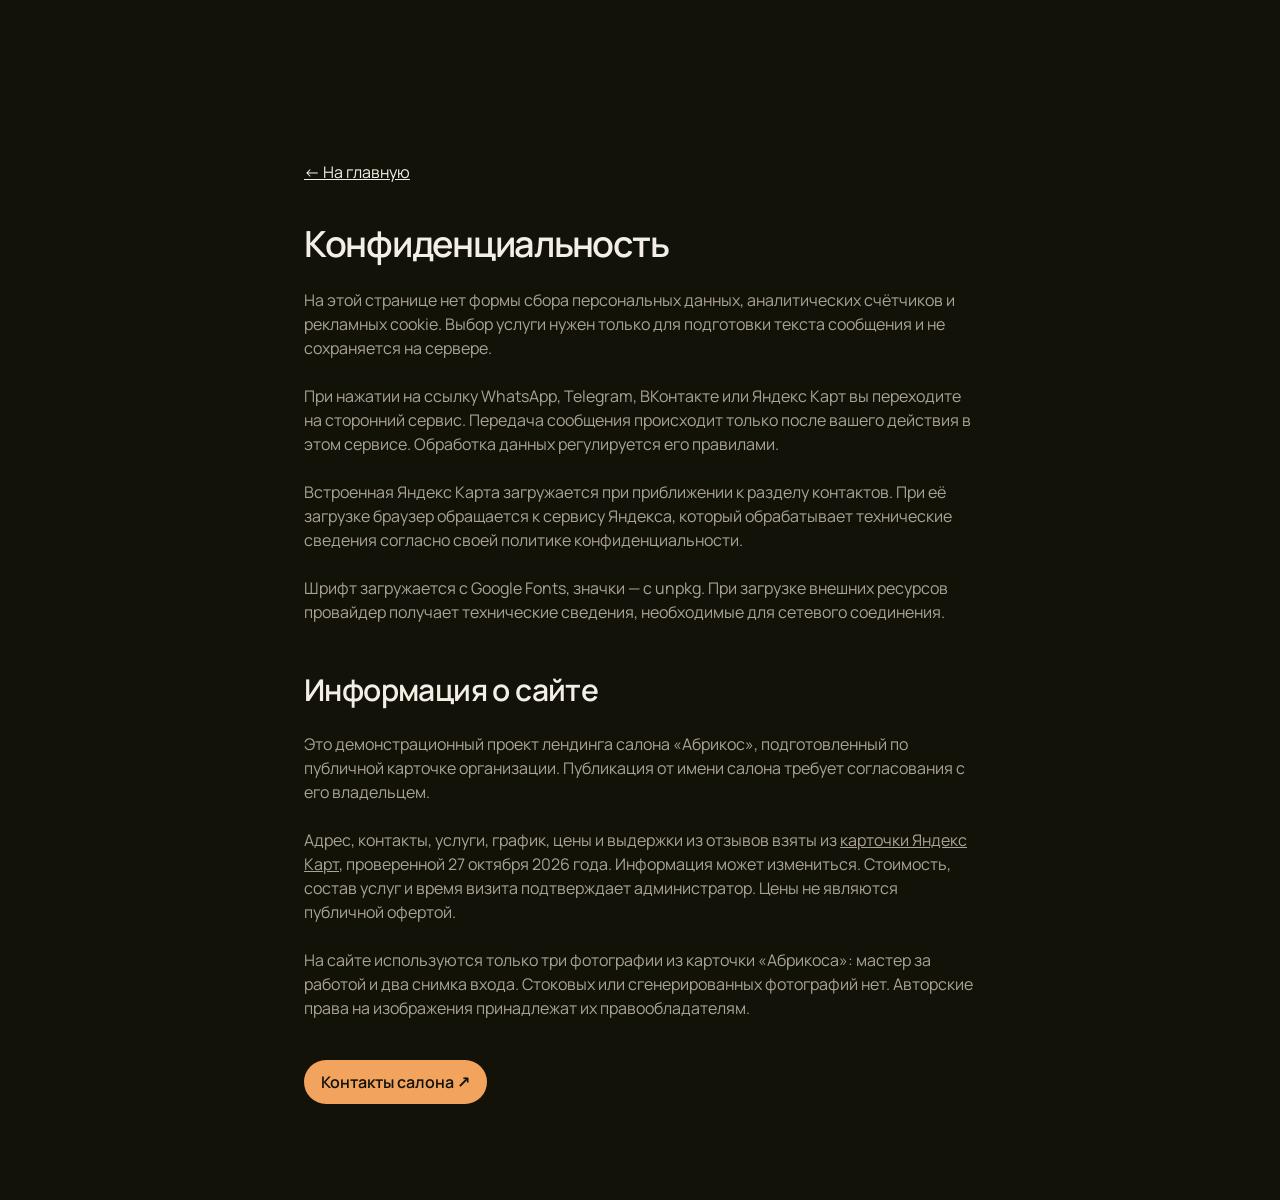
<file: privacy.html>
<!doctype html>
<html lang="ru">
  <head>
    <meta charset="utf-8" />
    <meta name="viewport" content="width=device-width,initial-scale=1" />
    <meta name="robots" content="noindex,nofollow" />
    <title>Информация о сайте — Абрикос</title>
    <link rel="icon" href="assets/favicon.svg" />
    <link
      href="https://fonts.googleapis.com/css2?family=Cormorant+Garamond:ital,wght@0,400;0,500;0,600;1,400;1,500&family=Manrope:wght@400;500;600;700&display=swap"
      rel="stylesheet"
    />
    <link rel="stylesheet" href="site.css?v=12" />
  </head>
  <body class="legal-page">
    <main class="container section page" style="max-width: 720px">
      <a class="underlined" href="./">← На главную</a>
      <h1 style="font-size: 36px; line-height: 40px; margin-top: 40px">
        Конфиденциальность
      </h1>
      <p style="margin-top: 24px">
        На этой странице нет формы сбора персональных данных, аналитических
        счётчиков и рекламных cookie. Выбор услуги нужен только для подготовки
        текста сообщения и не сохраняется на сервере.
      </p>
      <p style="margin-top: 24px">
        При нажатии на ссылку WhatsApp, Telegram, ВКонтакте или Яндекс Карт вы
        переходите на сторонний сервис. Передача сообщения происходит только
        после вашего действия в этом сервисе. Обработка данных регулируется его
        правилами.
      </p>
      <p style="margin-top: 24px">
        Встроенная Яндекс Карта загружается при приближении к разделу контактов.
        При её загрузке браузер обращается к сервису Яндекса, который
        обрабатывает технические сведения согласно своей политике
        конфиденциальности.
      </p>
      <p style="margin-top: 24px">
        Шрифт загружается с Google Fonts, значки — с unpkg. При загрузке внешних ресурсов
        провайдер получает технические сведения, необходимые для сетевого
        соединения.
      </p>
      <h2
        id="terms"
        style="font-size: 30px; line-height: 36px; margin-top: 48px"
      >
        Информация о сайте
      </h2>
      <p style="margin-top: 24px">
        Это демонстрационный проект лендинга салона «Абрикос», подготовленный по
        публичной карточке организации. Публикация от имени салона требует
        согласования с его владельцем.
      </p>
      <p style="margin-top: 24px">
        Адрес, контакты, услуги, график, цены и выдержки из отзывов взяты из
        <a
          class="underlined"
          style="margin-top: 0"
          href="https://yandex.ru/maps/org/abrikos/188603477643/"
          target="_blank"
          rel="noopener"
          >карточки Яндекс Карт</a
        >, проверенной 27 октября 2026 года. Информация может измениться.
        Стоимость, состав услуг и время визита подтверждает администратор. Цены
        не являются публичной офертой.
      </p>
      <p style="margin-top: 24px">
        На сайте используются только три фотографии из карточки «Абрикоса»:
        мастер за работой и два снимка входа. Стоковых или сгенерированных
        фотографий нет. Авторские права на изображения принадлежат их
        правообладателям.
      </p>
      <a class="btn" style="margin-top: 40px" href="./#contacts"
        >Контакты салона ↗</a
      >
    </main>
  </body>
</html>
</file>
<file: site.css>
/* Абрикос — единый файл стилей. Тёмная тема в цветах вывески салона:
   тёплый чёрный и абрикосовое золото. Шрифт один — Manrope. */

:root {
  --bg: #131209;
  --surface: #181818;
  --surface-2: #1f1f1f;
  --line: rgba(255, 255, 255, 0.09);
  --line-strong: rgba(255, 255, 255, 0.16);
  --text: #f4efe6;
  --muted: #aaa398;
  --accent: #f2a35e;
  --accent-hover: #f7b57a;
  --accent-soft: rgba(242, 163, 94, 0.12);
  --ink: #131209;
  --ease: cubic-bezier(0.22, 1, 0.36, 1);
  --radius: 24px;
}

*,
*::before,
*::after {
  box-sizing: border-box;
}

[hidden] {
  display: none !important;
}

html {
  scroll-behavior: smooth;
  scroll-padding-top: 96px;
  -webkit-text-size-adjust: 100%;
}

body {
  margin: 0;
  background: var(--bg);
  color: var(--text);
  font-family: "Manrope", system-ui, sans-serif;
  font-size: 16px;
  line-height: 24px;
  -webkit-font-smoothing: antialiased;
  text-rendering: optimizeLegibility;
}

body.locked {
  overflow: hidden;
}

img {
  display: block;
  max-width: 100%;
}

a {
  color: inherit;
}

h1,
h2,
h3 {
  margin: 0;
  font-weight: 600;
  text-wrap: balance;
}

p,
li,
blockquote,
figcaption {
  text-wrap: pretty;
}

p {
  margin: 0;
}

button {
  font: inherit;
  color: inherit;
}

:focus-visible {
  outline: 2px solid var(--accent);
  outline-offset: 3px;
}

::selection {
  background: var(--accent);
  color: var(--ink);
}

.container {
  width: 100%;
  max-width: 1248px;
  margin-inline: auto;
  padding-inline: 24px;
}

.skip {
  position: fixed;
  top: 8px;
  left: 8px;
  z-index: 100;
  padding: 8px 12px;
  border-radius: 8px;
  background: var(--accent);
  color: var(--ink);
  font-weight: 600;
  transform: translateY(-200%);
}

.skip:focus {
  transform: none;
}

.sr-only {
  position: absolute;
  width: 1px;
  height: 1px;
  overflow: hidden;
  clip: rect(0 0 0 0);
  white-space: nowrap;
}

/* ---------- Buttons ---------- */

.btn {
  display: inline-flex;
  align-items: center;
  justify-content: center;
  gap: 8px;
  padding: 8px 16px;
  border: 1px solid transparent;
  border-radius: 9999px;
  background: var(--accent);
  color: var(--ink);
  font-size: 16px;
  line-height: 24px;
  font-weight: 600;
  text-decoration: none;
  white-space: nowrap;
  cursor: pointer;
  min-height: 44px;
  touch-action: manipulation;
  transition:
    background-color 300ms var(--ease),
    border-color 300ms var(--ease),
    transform 300ms var(--ease);
}

.btn:hover {
  background: var(--accent-hover);
  transform: translateY(-1px);
}

.btn:active {
  transform: scale(0.98);
}

.btn .ph {
  font-size: 18px;
}

.btn-sm {
  padding: 8px 16px;
  font-size: 14px;
  line-height: 20px;
}

.btn-lg {
  padding: 12px 24px;
}

.btn-block {
  display: flex;
  width: 100%;
}

.btn-ghost {
  background: transparent;
  border-color: var(--line-strong);
  color: var(--text);
}

.btn-ghost:hover {
  background: rgba(255, 255, 255, 0.06);
  border-color: rgba(255, 255, 255, 0.28);
}

.link-quiet {
  color: var(--muted);
  font-weight: 600;
  text-decoration: none;
  transition: color 300ms var(--ease);
}

.link-quiet:hover {
  color: var(--text);
}

.link-arrow {
  display: inline-flex;
  align-items: center;
  gap: 8px;
  color: var(--accent);
  font-weight: 600;
  text-decoration: none;
}

.link-arrow:hover {
  color: var(--accent-hover);
}

/* ---------- Navigation ---------- */

.nav-wrap {
  position: fixed;
  top: 16px;
  left: 0;
  right: 0;
  z-index: 50;
  display: flex;
  justify-content: center;
  padding-inline: 16px;
  pointer-events: none;
}

.nav {
  display: flex;
  align-items: center;
  gap: 32px;
  padding: 8px 8px 8px 24px;
  border: 1px solid var(--line);
  border-radius: 9999px;
  background: rgba(19, 18, 9, 0.72);
  backdrop-filter: blur(16px) saturate(140%);
  -webkit-backdrop-filter: blur(16px) saturate(140%);
  pointer-events: auto;
}

.brand {
  display: inline-flex;
  align-items: center;
  gap: 8px;
  font-size: 18px;
  line-height: 28px;
  font-weight: 700;
  letter-spacing: -0.02em;
  text-decoration: none;
}

.brand-mark {
  width: 12px;
  height: 12px;
  border-radius: 9999px;
  background: var(--accent);
  box-shadow: 0 0 0 4px var(--accent-soft);
}

.nav-links {
  display: flex;
  gap: 24px;
}

.nav-links a {
  color: var(--muted);
  font-size: 14px;
  line-height: 20px;
  font-weight: 500;
  text-decoration: none;
  transition: color 300ms var(--ease);
}

.nav-links a:hover,
.nav-links a[aria-current] {
  color: var(--text);
}

.menu-toggle {
  display: none;
  position: relative;
  width: 44px;
  height: 44px;
  flex: none;
  border: 1px solid var(--line-strong);
  border-radius: 9999px;
  background: transparent;
  cursor: pointer;
}

.menu-toggle span {
  position: absolute;
  left: 12px;
  right: 12px;
  height: 2px;
  border-radius: 2px;
  background: var(--text);
  transition: transform 500ms var(--ease);
}

.menu-toggle span:first-child {
  transform: translateY(-4px);
}

.menu-toggle span:last-child {
  transform: translateY(4px);
}

.menu-toggle[aria-expanded="true"] span:first-child {
  transform: rotate(45deg);
}

.menu-toggle[aria-expanded="true"] span:last-child {
  transform: rotate(-45deg);
}

.mobile-menu {
  position: fixed;
  inset: 0;
  z-index: 40;
  display: flex;
  flex-direction: column;
  justify-content: space-between;
  padding: 112px 24px 32px;
  background: rgba(19, 18, 9, 0.94);
  backdrop-filter: blur(24px);
  -webkit-backdrop-filter: blur(24px);
  opacity: 0;
  pointer-events: none;
  overflow-y: auto;
  overscroll-behavior: contain;
  gap: 24px;
  transition: opacity 300ms var(--ease);
}

.mobile-menu.open {
  opacity: 1;
  pointer-events: auto;
}

.mobile-menu > * {
  flex-shrink: 0;
}

.mobile-menu nav {
  display: flex;
  flex-direction: column;
  gap: 8px;
}

.mobile-menu nav a,
.mobile-menu-foot {
  opacity: 0;
  transform: translateY(24px);
  transition:
    opacity 500ms var(--ease),
    transform 500ms var(--ease);
}

.mobile-menu.open nav a,
.mobile-menu.open .mobile-menu-foot {
  opacity: 1;
  transform: none;
}

.mobile-menu nav a {
  padding-block: 8px;
  font-size: 30px;
  line-height: 36px;
  font-weight: 600;
  letter-spacing: -0.02em;
  text-decoration: none;
}

.mobile-phone {
  display: block;
  margin-bottom: 8px;
  color: var(--accent);
  font-size: 20px;
  line-height: 28px;
  font-weight: 600;
  text-decoration: none;
}

.mobile-menu-foot p {
  color: var(--muted);
  font-size: 14px;
  line-height: 20px;
}

/* ---------- Hero ---------- */

.hero {
  display: grid;
  grid-template-columns: 1.1fr 0.9fr;
  gap: 64px;
  align-items: center;
  padding-top: 160px;
  padding-bottom: 64px;
}

.chip {
  display: inline-flex;
  align-items: center;
  gap: 8px;
  padding: 4px 12px;
  border: 1px solid var(--line-strong);
  border-radius: 9999px;
  color: var(--muted);
  font-size: 14px;
  line-height: 20px;
  font-weight: 500;
}

.status-dot {
  width: 8px;
  height: 8px;
  border-radius: 9999px;
  background: var(--accent);
}

.status-dot.is-open {
  background: #6fcf8a;
  box-shadow: 0 0 0 4px rgba(111, 207, 138, 0.16);
}

.status-dot.is-closed {
  background: #8a857c;
}

.gradient-text {
  background: linear-gradient(90deg, #ffffff 0%, #9b9b9b 100%);
  -webkit-background-clip: text;
  background-clip: text;
  color: transparent;
}

.hero h1 {
  max-width: 680px;
  margin-top: 24px;
  padding-bottom: 8px;
  font-size: 72px;
  line-height: 1;
  letter-spacing: -0.04em;
}

.hero-sub {
  max-width: 560px;
  margin-top: 24px;
  color: var(--muted);
  font-size: 18px;
  line-height: 28px;
}

.hero-actions {
  display: flex;
  flex-wrap: wrap;
  align-items: center;
  gap: 24px;
  margin-top: 40px;
}

.hero-proof {
  display: inline-flex;
  align-items: center;
  gap: 12px;
  margin-top: 40px;
  color: var(--muted);
  font-size: 14px;
  line-height: 20px;
  text-decoration: none;
}

.hero-proof strong {
  color: var(--text);
}

.hero-proof:hover span:last-child {
  color: var(--text);
}

.stars {
  color: var(--accent);
  letter-spacing: 2px;
}

.hero-visual {
  position: relative;
  justify-self: end;
  width: 100%;
  max-width: 480px;
}

.photo-frame {
  position: relative;
  display: block;
  width: 100%;
  padding: 0;
  overflow: hidden;
  border: 1px solid var(--line);
  border-radius: var(--radius);
  background: var(--surface);
  cursor: zoom-in;
}

.photo-frame img {
  width: 100%;
  height: 100%;
  object-fit: cover;
  transition: transform 700ms var(--ease);
}

.photo-frame:hover img {
  transform: scale(1.03);
}

.hero-photo {
  aspect-ratio: 4 / 5;
}

.hero-photo img {
  object-position: 50% 35%;
}

.float-card {
  position: absolute;
  margin: 0;
  padding: 16px;
  border: 1px solid var(--line-strong);
  border-radius: 16px;
  background: rgba(24, 24, 24, 0.86);
  backdrop-filter: blur(16px);
  -webkit-backdrop-filter: blur(16px);
  box-shadow: 0 24px 48px rgba(0, 0, 0, 0.4);
}

.float-review {
  top: 48px;
  left: -64px;
  max-width: 256px;
}

.float-review blockquote {
  margin: 0;
  font-size: 14px;
  line-height: 20px;
  font-weight: 500;
}

.float-review figcaption {
  margin-top: 8px;
  color: var(--muted);
  font-size: 12px;
  line-height: 16px;
}

.float-hours {
  right: -24px;
  bottom: 48px;
  display: flex;
  align-items: center;
  gap: 12px;
}

.float-hours .ph {
  display: grid;
  place-items: center;
  width: 40px;
  height: 40px;
  border-radius: 9999px;
  background: var(--accent-soft);
  color: var(--accent);
  font-size: 20px;
}

.float-hours strong,
.float-hours span {
  display: block;
}

.float-hours strong {
  font-size: 18px;
  line-height: 28px;
}

.float-hours span {
  color: var(--muted);
  font-size: 12px;
  line-height: 16px;
}

/* ---------- Facts ---------- */

.facts {
  display: grid;
  grid-template-columns: repeat(4, 1fr);
  gap: 1px;
  padding: 0;
  margin-top: 32px;
  overflow: hidden;
  border: 1px solid var(--line);
  border-radius: var(--radius);
  background: var(--line);
}

.fact {
  display: flex;
  flex-direction: column;
  gap: 4px;
  padding: 32px;
  background: var(--bg);
}

.fact strong {
  font-size: 36px;
  line-height: 40px;
  font-weight: 600;
  letter-spacing: -0.03em;
}

.fact span {
  color: var(--muted);
  font-size: 14px;
  line-height: 20px;
}

/* ---------- Sections ---------- */

.section {
  padding-block: 64px;
}

.section-head {
  max-width: 680px;
  margin-bottom: 48px;
}

.eyebrow {
  margin-bottom: 12px;
  color: var(--accent);
  font-size: 14px;
  line-height: 20px;
  font-weight: 600;
  letter-spacing: 0.02em;
}

h2 {
  font-size: 48px;
  line-height: 1;
  letter-spacing: -0.035em;
}

.section-sub {
  margin-top: 16px;
  color: var(--muted);
  font-size: 18px;
  line-height: 28px;
}

.section-sub a {
  color: var(--text);
  font-weight: 600;
}

.card {
  border: 1px solid var(--line);
  border-radius: var(--radius);
  background: var(--surface);
}

/* ---------- Services ---------- */

.bento {
  display: grid;
  grid-template-columns: repeat(3, 1fr);
  gap: 16px;
}

.service {
  display: flex;
  flex-direction: column;
  padding: 32px;
  transition:
    border-color 300ms var(--ease),
    transform 500ms var(--ease);
}

.service:hover {
  border-color: rgba(242, 163, 94, 0.4);
  transform: translateY(-4px);
}

.service-wide {
  grid-column: span 2;
}

.service-top {
  display: flex;
  align-items: center;
  justify-content: space-between;
  margin-bottom: 48px;
}

.icon {
  display: grid;
  place-items: center;
  width: 48px;
  height: 48px;
  border-radius: 12px;
  background: var(--accent-soft);
  color: var(--accent);
  font-size: 24px;
}

.tag {
  padding: 4px 12px;
  border: 1px solid var(--line-strong);
  border-radius: 9999px;
  color: var(--muted);
  font-size: 12px;
  line-height: 16px;
  font-weight: 600;
}

.service h3 {
  font-size: 24px;
  line-height: 32px;
  letter-spacing: -0.02em;
}

.service-wide h3 {
  font-size: 36px;
  line-height: 40px;
  letter-spacing: -0.03em;
}

.service p {
  margin-top: 8px;
  color: var(--muted);
}

.service-wide p {
  max-width: 440px;
  font-size: 18px;
  line-height: 28px;
}

.service-foot {
  display: flex;
  flex-wrap: wrap;
  align-items: center;
  justify-content: space-between;
  gap: 16px;
  margin-top: auto;
  padding-top: 32px;
}

.price {
  font-size: 24px;
  line-height: 32px;
  font-weight: 600;
  letter-spacing: -0.02em;
}

.service-wide .price {
  font-size: 36px;
  line-height: 40px;
  color: var(--accent);
}

.price-muted {
  color: var(--muted);
  font-size: 16px;
  line-height: 24px;
  font-weight: 500;
}

.service-accent {
  border-color: var(--accent);
  background: var(--accent);
  color: var(--ink);
}

.service-accent:hover {
  border-color: var(--accent);
}

.service-accent p {
  color: rgba(19, 18, 9, 0.72);
}

.service-accent .icon {
  background: rgba(19, 18, 9, 0.1);
  color: var(--ink);
}

.service-accent .btn {
  background: var(--ink);
  color: var(--text);
}

.service-accent .btn:hover {
  background: #2a2716;
}

/* ---------- Tagline ---------- */

.tagline {
  padding-block: 96px;
}

.tagline p {
  max-width: 1120px;
  font-size: 60px;
  line-height: 1;
  font-weight: 600;
  letter-spacing: -0.04em;
  text-wrap: balance;
}

.tagline .word {
  color: var(--muted);
  transition: color 500ms var(--ease);
}

.tagline .word.on {
  color: var(--text);
}

.tagline .word.on.hl {
  color: var(--accent);
}

/* ---------- Steps ---------- */

.steps {
  display: grid;
  grid-template-columns: repeat(3, 1fr);
  gap: 16px;
  margin: 0;
  padding: 0;
  list-style: none;
}

.step {
  padding: 32px;
}

.step-num {
  display: grid;
  place-items: center;
  width: 40px;
  height: 40px;
  margin-bottom: 32px;
  border: 1px solid var(--accent);
  border-radius: 9999px;
  color: var(--accent);
  font-size: 14px;
  line-height: 20px;
  font-weight: 600;
}

.step h3 {
  font-size: 20px;
  line-height: 28px;
}

.step p {
  margin-top: 8px;
  color: var(--muted);
}

/* ---------- Gallery ---------- */

.gallery {
  display: grid;
  grid-template-columns: 1.4fr 1fr;
  grid-template-rows: auto 280px;
  gap: 16px;
}

.g-main {
  grid-row: span 2;
  min-height: 560px;
}

.g-main img {
  position: absolute;
  inset: 0;
  object-position: 44% 50%;
}

.g-side img {
  position: absolute;
  inset: 0;
  object-position: 58% 45%;
}

.photo-caption {
  position: absolute;
  left: 16px;
  bottom: 16px;
  padding: 4px 12px;
  border-radius: 9999px;
  background: rgba(19, 18, 9, 0.72);
  backdrop-filter: blur(12px);
  -webkit-backdrop-filter: blur(12px);
  font-size: 14px;
  line-height: 20px;
  font-weight: 500;
}

.about-card {
  display: flex;
  flex-direction: column;
  gap: 32px;
  padding: 32px;
}

.about-list {
  display: flex;
  flex-direction: column;
  gap: 24px;
  margin: 0;
  padding: 0;
  list-style: none;
}

.about-list li {
  display: flex;
  gap: 16px;
}

.about-list .ph {
  flex: none;
  color: var(--accent);
  font-size: 24px;
}

.about-list strong,
.about-list span {
  display: block;
}

.about-list span {
  margin-top: 4px;
  color: var(--muted);
  font-size: 14px;
  line-height: 20px;
}

/* ---------- Reviews ---------- */

.reviews {
  display: grid;
  grid-template-columns: 0.9fr 1fr 1fr;
  gap: 16px;
}

.rating-card {
  display: flex;
  flex-direction: column;
  align-items: flex-start;
  padding: 32px;
}

.rating-num {
  font-size: 96px;
  line-height: 1;
  font-weight: 600;
  letter-spacing: -0.05em;
}

.stars-lg {
  margin-top: 12px;
  font-size: 20px;
  line-height: 28px;
}

.rating-meta {
  margin-top: 12px;
  margin-bottom: 32px;
  color: var(--muted);
}

.rating-card .btn {
  margin-top: auto;
}

.review {
  display: flex;
  flex-direction: column;
  margin: 0;
  padding: 32px;
}

.quote-icon {
  color: var(--accent);
  font-size: 32px;
}

.review blockquote {
  margin: 24px 0 32px;
  font-size: 18px;
  line-height: 28px;
  font-weight: 500;
}

.review figcaption {
  margin-top: auto;
}

.review figcaption strong,
.review figcaption span {
  display: block;
}

.review figcaption span {
  color: var(--muted);
  font-size: 14px;
  line-height: 20px;
}

/* ---------- FAQ ---------- */

.faq {
  display: grid;
  grid-template-columns: 0.8fr 1.2fr;
  gap: 64px;
  align-items: start;
}

.faq .section-head {
  position: sticky;
  top: 112px;
}

.faq-list {
  display: flex;
  flex-direction: column;
  gap: 12px;
}

.faq details {
  border: 1px solid var(--line);
  border-radius: 16px;
  background: var(--surface);
  transition: border-color 300ms var(--ease);
}

.faq details[open] {
  border-color: var(--line-strong);
}

.faq summary {
  display: flex;
  align-items: center;
  justify-content: space-between;
  gap: 16px;
  padding: 24px;
  font-size: 18px;
  line-height: 28px;
  font-weight: 600;
  list-style: none;
  cursor: pointer;
}

.faq summary::-webkit-details-marker {
  display: none;
}

.faq summary .ph {
  flex: none;
  color: var(--accent);
  font-size: 20px;
  transition: transform 300ms var(--ease);
}

.faq details[open] summary .ph {
  transform: rotate(45deg);
}

.faq details p {
  padding: 0 24px 24px;
  color: var(--muted);
}

/* ---------- Contacts / final CTA ---------- */

.cta-panel {
  display: grid;
  grid-template-columns: 1fr 1fr;
  gap: 48px;
  padding: 48px;
  border: 1px solid var(--line);
  border-radius: var(--radius);
  background: var(--surface);
}

.cta-copy > .btn {
  margin-top: 32px;
}

.contact-list {
  display: flex;
  flex-direction: column;
  gap: 24px;
  margin: 40px 0 0;
  padding: 0;
  list-style: none;
}

.contact-list li {
  display: flex;
  align-items: center;
  gap: 16px;
}

.contact-list .ph {
  display: grid;
  place-items: center;
  flex: none;
  width: 48px;
  height: 48px;
  border-radius: 12px;
  background: var(--accent-soft);
  color: var(--accent);
  font-size: 24px;
}

.contact-list span {
  display: block;
  color: var(--muted);
  font-size: 14px;
  line-height: 20px;
}

.contact-list strong,
.contact-list a {
  display: block;
  font-size: 18px;
  line-height: 28px;
  font-weight: 600;
  text-decoration: none;
}

.contact-list a:hover {
  color: var(--accent);
}

.socials {
  display: flex;
  flex-wrap: wrap;
  gap: 8px;
  margin-top: 32px;
}

.socials a {
  display: inline-flex;
  align-items: center;
  gap: 8px;
  padding: 8px 16px;
  border: 1px solid var(--line-strong);
  border-radius: 9999px;
  font-size: 14px;
  line-height: 20px;
  font-weight: 600;
  text-decoration: none;
  transition:
    background-color 300ms var(--ease),
    border-color 300ms var(--ease);
}

.socials a:hover {
  border-color: var(--accent);
  background: var(--accent-soft);
}

.socials .ph {
  color: var(--accent);
  font-size: 18px;
}

.map {
  position: relative;
  min-height: 480px;
  overflow: hidden;
  border: 1px solid var(--line);
  border-radius: 16px;
  background: var(--surface-2);
}

.map iframe {
  position: absolute;
  inset: 0;
  width: 100%;
  height: 100%;
  border: 0;
}

.map-open {
  position: absolute;
  left: 16px;
  top: 16px;
  display: inline-flex;
  align-items: center;
  gap: 8px;
  padding: 8px 16px;
  border-radius: 9999px;
  background: var(--ink);
  color: var(--text);
  font-size: 14px;
  line-height: 20px;
  font-weight: 600;
  text-decoration: none;
  box-shadow: 0 8px 24px rgba(0, 0, 0, 0.35);
}

.map-open:hover {
  background: #2a2716;
}

/* ---------- Footer ---------- */

.footer {
  display: grid;
  grid-template-columns: auto 1fr auto;
  align-items: center;
  gap: 16px 32px;
  padding-block: 48px 64px;
  color: var(--muted);
  font-size: 14px;
  line-height: 20px;
}

.footer .brand {
  color: var(--text);
}

.footer-links {
  display: flex;
  flex-wrap: wrap;
  gap: 24px;
}

.footer-links a {
  text-decoration: none;
}

.footer-links a:hover {
  color: var(--text);
}

.footer-copy {
  grid-column: 1 / -1;
  font-size: 12px;
  line-height: 16px;
}

/* ---------- Mobile booking bar ---------- */

.mobile-bar {
  position: fixed;
  left: 16px;
  right: 16px;
  bottom: calc(12px + env(safe-area-inset-bottom, 0px));
  z-index: 30;
  display: none;
  grid-template-columns: 1fr 1fr;
  gap: 8px;
  padding: 8px;
  border: 1px solid var(--line-strong);
  border-radius: 9999px;
  background: rgba(19, 18, 9, 0.86);
  backdrop-filter: blur(16px);
  -webkit-backdrop-filter: blur(16px);
}

/* ---------- Dialogs ---------- */

dialog {
  color: var(--text);
}

dialog::backdrop {
  background: rgba(0, 0, 0, 0.72);
  backdrop-filter: blur(4px);
}

.modal {
  width: min(520px, calc(100% - 32px));
  max-height: calc(100% - 32px);
  max-height: calc(100dvh - 32px);
  overflow-y: auto;
  overscroll-behavior: contain;
  padding: 32px;
  border: 1px solid var(--line-strong);
  border-radius: var(--radius);
  background: var(--surface);
}

.modal h2 {
  font-size: 30px;
  line-height: 36px;
  letter-spacing: -0.02em;
}

.modal > .eyebrow {
  padding-right: 44px;
  min-height: 32px;
}

.modal-close {
  position: absolute;
  top: 16px;
  right: 16px;
  display: grid;
  place-items: center;
  width: 44px;
  height: 44px;
  border: 1px solid var(--line-strong);
  border-radius: 9999px;
  background: transparent;
  font-size: 18px;
  cursor: pointer;
  transition: background-color 300ms var(--ease);
}

.modal-close:hover {
  background: rgba(255, 255, 255, 0.08);
}

.choice-grid {
  display: grid;
  grid-template-columns: 1fr 1fr;
  gap: 8px;
  margin-top: 24px;
}

.choice-grid label {
  position: relative;
  cursor: pointer;
}

.choice-wide {
  grid-column: 1 / -1;
}

.choice-grid input {
  position: absolute;
  opacity: 0;
}

.choice-grid span {
  display: block;
  height: 100%;
  padding: 12px 16px;
  border: 1px solid var(--line-strong);
  border-radius: 12px;
  font-size: 14px;
  line-height: 20px;
  font-weight: 600;
  transition:
    border-color 300ms var(--ease),
    background-color 300ms var(--ease);
}

.choice-grid small {
  display: block;
  margin-top: 2px;
  color: var(--muted);
  font-size: 12px;
  line-height: 16px;
  font-weight: 500;
}

.choice-grid label:hover span {
  border-color: rgba(255, 255, 255, 0.3);
}

.choice-grid input:checked + span {
  border-color: var(--accent);
  background: var(--accent-soft);
}

.choice-grid input:focus-visible + span {
  outline: 2px solid var(--accent);
  outline-offset: 2px;
}

.modal .btn-block {
  margin-top: 24px;
}

.modal-alt {
  display: grid;
  grid-template-columns: 1fr 1fr;
  gap: 8px;
  margin-top: 8px;
}

.modal-note {
  margin-top: 16px;
  color: var(--muted);
  font-size: 14px;
  line-height: 20px;
  text-align: center;
}

.lightbox {
  width: min(1100px, calc(100% - 32px));
  padding: 0;
  max-height: calc(100vh - 32px);
  max-height: calc(100dvh - 32px);
  overflow-y: auto;
  overscroll-behavior: contain;
  border: 1px solid var(--line-strong);
  border-radius: var(--radius);
  background: #000000;
}

.lightbox img {
  width: 100%;
  max-height: calc(100vh - 180px);
  max-height: calc(100dvh - 180px);
  object-fit: contain;
}

.lightbox .modal-close {
  z-index: 1;
  background: rgba(0, 0, 0, 0.6);
}

.lightbox-bar {
  display: flex;
  align-items: center;
  justify-content: space-between;
  gap: 16px;
  padding: 16px 24px;
  background: var(--surface);
}

.lightbox-nav {
  display: flex;
  align-items: center;
  gap: 8px;
  color: var(--muted);
  font-size: 14px;
  line-height: 20px;
}

.lightbox-nav span {
  margin-right: 8px;
}

.lightbox-nav button {
  display: grid;
  place-items: center;
  width: 44px;
  height: 44px;
  flex: none;
  border: 1px solid var(--line-strong);
  border-radius: 9999px;
  background: transparent;
  cursor: pointer;
}

.lightbox-nav button:hover {
  background: rgba(255, 255, 255, 0.08);
}

.noscript {
  padding: 16px 24px;
  text-align: center;
}

/* ---------- Motion ---------- */

@keyframes rise {
  from {
    opacity: 0;
    transform: translateY(24px);
  }
  to {
    opacity: 1;
    transform: none;
  }
}

.hero-copy > *,
.hero-visual {
  animation: rise 800ms var(--ease) backwards;
}

.hero-copy > :nth-child(2) {
  animation-delay: 80ms;
}

.hero-copy > :nth-child(3) {
  animation-delay: 160ms;
}

.hero-copy > :nth-child(4) {
  animation-delay: 240ms;
}

.hero-copy > :nth-child(5) {
  animation-delay: 320ms;
}

.hero-visual {
  animation-delay: 200ms;
}

.js .reveal {
  opacity: 0;
  transform: translateY(32px);
  transition:
    opacity 700ms var(--ease),
    transform 700ms var(--ease);
}

.js .reveal.visible {
  opacity: 1;
  transform: none;
}

@media (prefers-reduced-motion: reduce) {
  html {
    scroll-behavior: auto;
  }

  *,
  *::before,
  *::after {
    animation-duration: 1ms !important;
    animation-delay: 0ms !important;
    transition-duration: 0ms !important;
    transition-delay: 0ms !important;
  }

  .js .reveal,
  .mobile-menu nav a,
  .mobile-menu-foot {
    transform: none;
  }

  .js .reveal {
    opacity: 1;
  }

  .photo-frame:hover img,
  .service:hover,
  .btn:hover {
    transform: none;
  }
}

/* ---------- Responsive ---------- */

@media (max-width: 1200px) {
  .hero h1 {
    font-size: 60px;
  }
}

@media (max-width: 1100px) {
  .float-review {
    left: -32px;
  }

  .float-hours {
    right: -16px;
  }
}

@media (max-width: 960px) {
  .nav {
    justify-content: space-between;
    width: 100%;
    gap: 12px;
  }

  .nav-links {
    display: none;
  }

  .nav .btn-sm {
    margin-left: auto;
  }

  .menu-toggle {
    display: block;
  }

  .hero {
    grid-template-columns: 1fr;
    gap: 64px;
    padding-top: 128px;
  }

  .hero h1 {
    font-size: 60px;
  }

  .tagline p {
    font-size: 48px;
  }

  .hero-visual {
    justify-self: center;
    max-width: 440px;
  }

  .float-review {
    left: -16px;
  }

  .facts {
    grid-template-columns: repeat(2, 1fr);
  }

  .bento {
    grid-template-columns: 1fr 1fr;
  }

  .steps {
    grid-template-columns: 1fr;
  }

  .step {
    display: grid;
    grid-template-columns: 40px 1fr;
    column-gap: 24px;
  }

  .step-num {
    grid-row: span 2;
    margin-bottom: 0;
  }

  .gallery {
    grid-template-columns: 1fr;
    grid-template-rows: none;
  }

  .g-main {
    grid-row: auto;
    min-height: 0;
    aspect-ratio: 16 / 10;
  }

  .g-side {
    aspect-ratio: 4 / 3;
  }

  .reviews {
    grid-template-columns: 1fr 1fr;
  }

  .rating-card {
    grid-column: 1 / -1;
    display: grid;
    grid-template-columns: auto 1fr auto;
    align-items: center;
    column-gap: 32px;
  }

  .rating-card .stars-lg,
  .rating-card .rating-meta {
    grid-column: 2;
    margin: 0;
  }

  .rating-card .rating-num {
    grid-row: span 2;
  }

  .rating-card .btn {
    grid-column: 3;
    grid-row: 1 / span 2;
    margin: 0;
  }

  .faq {
    grid-template-columns: 1fr;
    gap: 0;
  }

  .faq .section-head {
    position: static;
  }

  .cta-panel {
    grid-template-columns: 1fr;
    padding: 32px;
  }

  .map {
    min-height: 400px;
  }

  .mobile-bar {
    display: grid;
  }

  body {
    padding-bottom: calc(104px + env(safe-area-inset-bottom, 0px));
  }

  body.locked .mobile-bar {
    display: none;
  }
}

@media (max-width: 640px) {
  .container {
    padding-inline: 16px;
  }

  .nav {
    padding-left: 16px;
  }

  .hero {
    padding-top: 112px;
    gap: 48px;
  }

  .hero h1 {
    font-size: 48px;
  }

  .hero-sub {
    font-size: 16px;
    line-height: 24px;
  }

  .hero-actions {
    gap: 16px;
  }

  .float-review {
    top: auto;
    left: 12px;
    right: 12px;
    bottom: 12px;
    max-width: none;
  }

  .float-hours {
    top: 12px;
    right: 12px;
    bottom: auto;
    padding: 8px 12px;
  }

  .float-hours .ph {
    display: none;
  }

  .float-hours strong {
    font-size: 14px;
    line-height: 20px;
  }

  .fact {
    padding: 24px 16px;
  }

  .fact strong {
    font-size: 30px;
    line-height: 36px;
  }

  .section,
  .tagline {
    padding-block: 48px;
  }

  .rating-card {
    display: flex;
  }

  .rating-card .stars-lg {
    margin-top: 12px;
  }

  .rating-card .rating-meta {
    margin: 12px 0 32px;
  }

  .step {
    column-gap: 16px;
  }

  h2 {
    font-size: 36px;
    line-height: 40px;
  }

  .section-head {
    margin-bottom: 32px;
  }

  .section-sub {
    font-size: 16px;
    line-height: 24px;
  }

  .tagline p {
    font-size: 36px;
    line-height: 40px;
  }

  .bento,
  .reviews {
    grid-template-columns: 1fr;
  }

  .service-wide {
    grid-column: auto;
  }

  .service,
  .step,
  .about-card,
  .rating-card,
  .review {
    padding: 24px;
  }

  .service-top {
    margin-bottom: 32px;
  }

  .service-wide h3,
  .service-wide .price {
    font-size: 30px;
    line-height: 36px;
  }

  .rating-num {
    font-size: 72px;
  }

  .faq summary {
    padding: 16px;
    font-size: 16px;
    line-height: 24px;
  }

  .faq details p {
    padding: 0 16px 16px;
  }

  .cta-panel {
    padding: 24px;
    gap: 32px;
  }

  .footer {
    grid-template-columns: 1fr;
  }

  .modal {
    padding: 24px;
  }

  .modal .btn {
    white-space: normal;
    text-align: center;
    padding-inline: 12px;
    min-width: 0;
  }

  .modal-alt {
    grid-template-columns: repeat(2, minmax(0, 1fr));
  }

  .choice-grid {
    grid-template-columns: 1fr;
  }

  .lightbox-bar {
    flex-direction: column;
    align-items: flex-start;
  }
}

@media (max-width: 380px) {
  .nav {
    gap: 8px;
    padding-left: 12px;
  }

  .nav .brand {
    gap: 6px;
    font-size: 16px;
  }

  .mobile-bar .btn {
    padding-inline: 10px;
    font-size: 14px;
  }

  .contact-list li {
    gap: 10px;
  }

  .contact-list a {
    font-size: 16px;
  }

  .modal-alt {
    grid-template-columns: 1fr;
  }

  .hero h1 {
    font-size: 36px;
    line-height: 40px;
  }

  .nav .btn-sm {
    padding-inline: 12px;
  }
}

/* ---------- Subpages (404, privacy) ---------- */

.page {
  max-width: 720px;
  min-height: 100vh;
  padding-top: 160px;
  padding-bottom: 96px;
  overflow-wrap: anywhere;
}

.page h1 {
  font-size: 48px;
  line-height: 1;
  letter-spacing: -0.035em;
}

.page h2 {
  margin-top: 48px;
  font-size: 24px;
  line-height: 32px;
  letter-spacing: -0.02em;
}

.page p,
.page li {
  margin-top: 16px;
  color: var(--muted);
}

.page .btn {
  margin-top: 32px;
}
</file>
